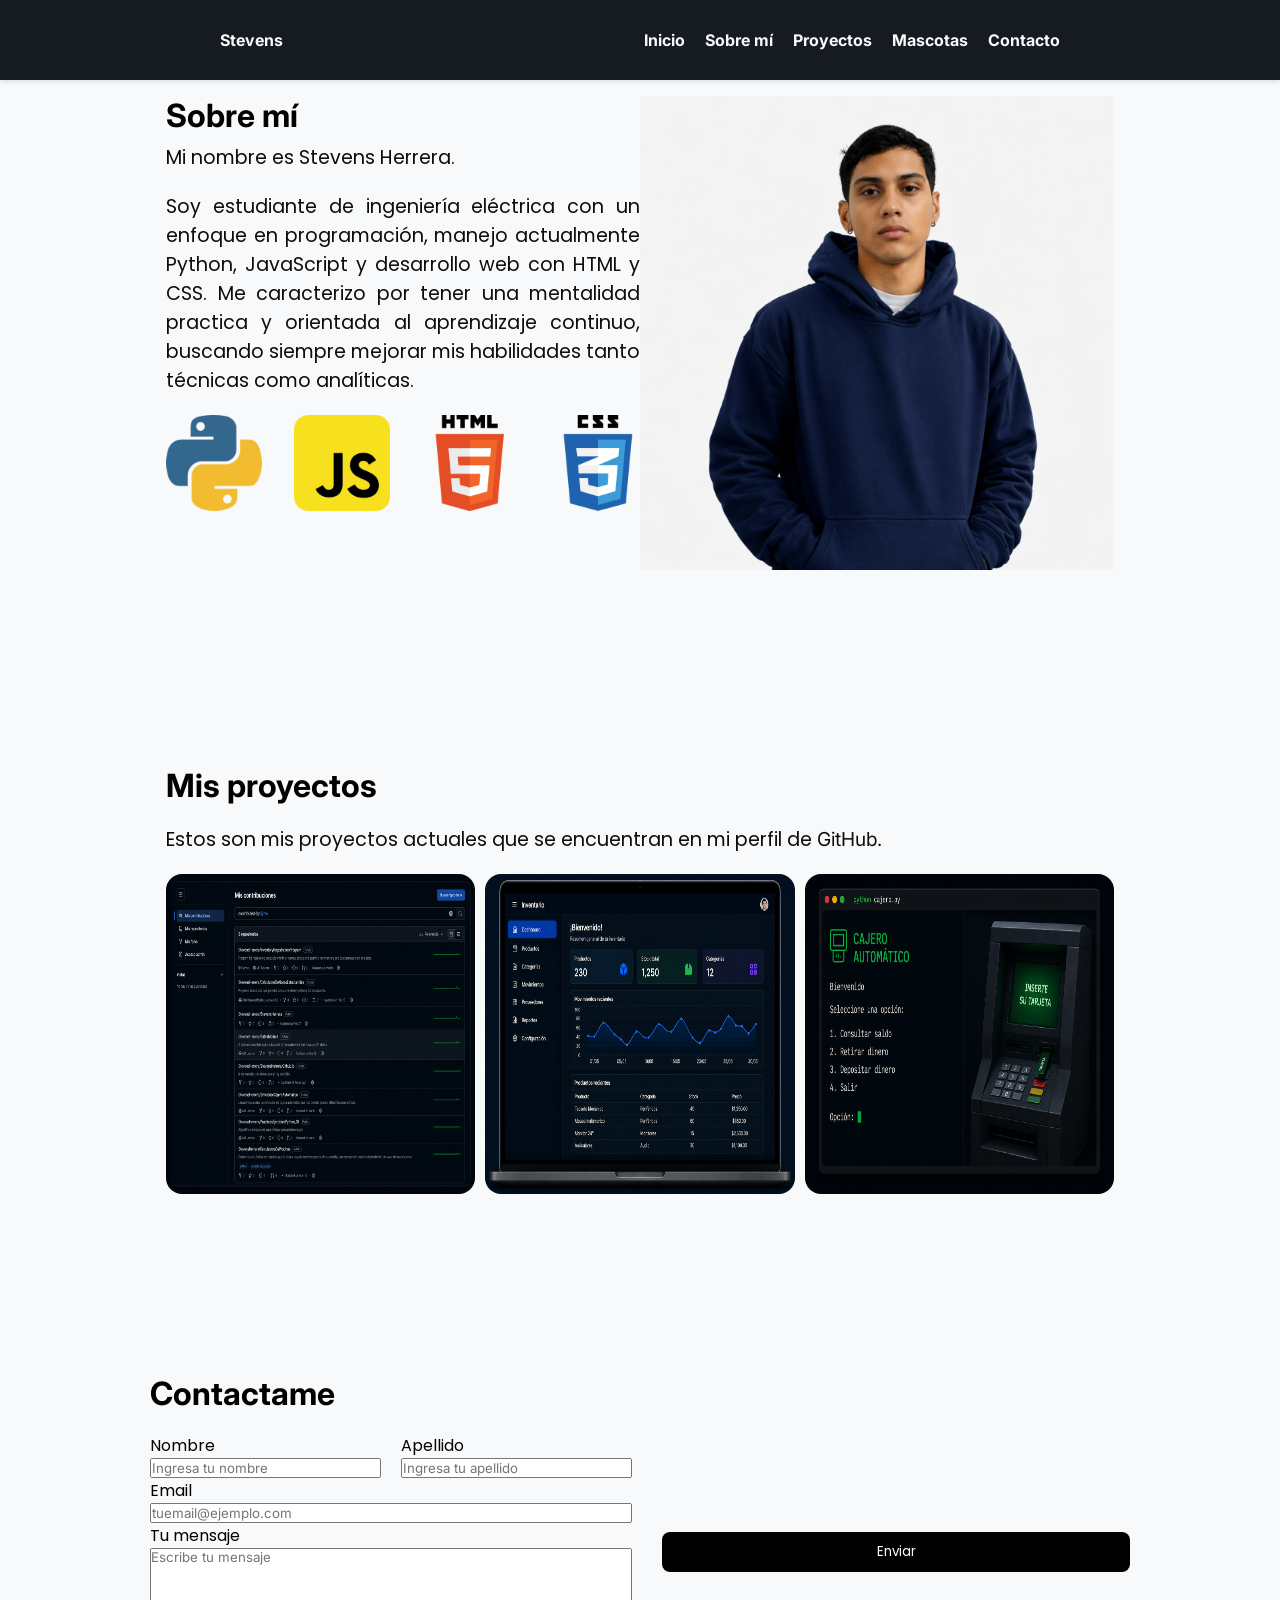
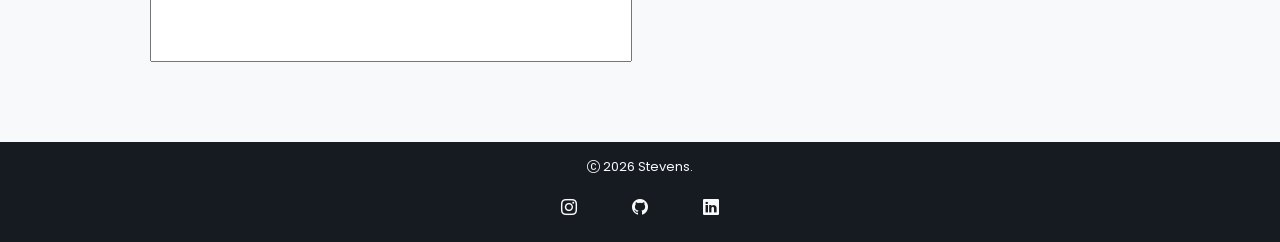
<file: index.html>
<!DOCTYPE html>
<html lang="es">

<head>
    <meta charset="UTF-8">
    <meta name="viewport" content="width=device-width, initial-scale=1.0">
    <title>Stevensherrera</title>
    <link
        href="https://fonts.googleapis.com/css2?family=Inter:ital,opsz,wght@0,14..32,100..900;1,14..32,100..900&display=swap"
        rel="stylesheet">
    <link rel="stylesheet" href="https://cdn.jsdelivr.net/npm/bootstrap-icons@1.13.1/font/bootstrap-icons.min.css">
    <link
        href="https://fonts.googleapis.com/css2?family=Poppins:ital,wght@0,100;0,200;0,300;0,400;0,500;0,600;0,700;0,800;0,900;1,100;1,200;1,300;1,400;1,500;1,600;1,700;1,800;1,900&display=swap"
        rel="stylesheet">
    <link rel="stylesheet" href="/SitioWeb/src/css/styles.css">
</head>

<body>
    <header>
        <a class="" href="/index.html">Stevens</a>
        <button class="hamburger" id="hamburger" aria-label="Abrir menú">
            <span></span>
            <span></span>
            <span></span>
        </button>
        <nav id="main_nav">
            <ul>
                <li><a href="/index.html">Inicio</a></li>
                <li><a href="/index.html#sobre_mi">Sobre mí</a></li>
                <li><a href="/index.html#mis_proyectos">Proyectos</a></li>
                <li><a href="/SitioWeb/src/views/pets.html">Mascotas</a></li>
                <li><a href="/index.html#contact_me">Contacto</a></li>
            </ul>
        </nav>
    </header>
    <main>
        <section class="main_box" id="sobre_mi">
            <div class="main_div">
                <div class="text_area">
                    <h1 class="main_text">Sobre mí</h1>
                    <p>Mi nombre es Stevens Herrera.</p>
                    <p>Soy estudiante de ingeniería eléctrica con un enfoque en programación, manejo actualmente Python,
                        JavaScript y desarrollo web con HTML y CSS. Me caracterizo por tener una mentalidad practica y
                        orientada al aprendizaje continuo, buscando siempre mejorar mis habilidades tanto técnicas como
                        analíticas.</p>
                    <div class="my_languages">
                        <img src="/SitioWeb/public/img/Python.webp" alt="Python Logo">
                        <img src="/SitioWeb/public/img/Javascript.webp" alt="Javascript Logo">
                        <img src="/SitioWeb/public/img/Html.webp" alt="Html Logo">
                        <img src="/SitioWeb/public/img/Css.webp" alt="Css Logo">
                    </div>
                </div>
                <div class="main_img">
                    <img src="SitioWeb/public/img/fotoprincipal.png" alt="Imagen simuelta">
                </div>
            </div>
        </section>
        <section class="my_projects" id="mis_proyectos">
            <h2>Mis proyectos</h2>
            <div>
                <p>Estos son mis proyectos actuales que se encuentran en mi perfil de <a class="my_git"
                        href="https://Github.com/StevensHerrera" target="_blank">GitHub.</a></p>
                <div class="project_div">
                    <div>
                        <img src="/SitioWeb/public/img/repositorio.png" alt="">
                    </div>
                    <div>
                        <img src="/SitioWeb/public/img/repositorio1.png" alt="">
                    </div>
                    <div>
                        <img src="/SitioWeb/public/img/repositorio2.png" alt="prueba">
                    </div>
                </div>
            </div>
            </div>
        </section>
        <section class="contact_box" id="contact_me">
            <h2 class="contact_text">Contactame</h2>
            <form action="" class="form">
                <div class="contact_div">
                    <div class="names">
                        <div class="name_box">
                            <label for="Nombre">Nombre</label>
                            <input type="text" name="Nombre" id="Nombre" placeholder="Ingresa tu nombre">
                        </div>
                        <div class="lastname_box">
                            <label for="Apellido">Apellido</label>
                            <input type="text" name="Apellido" id="Apellido" placeholder="Ingresa tu apellido">
                        </div>
                    </div>
                    <div class="email_box">
                        <label for="Email">Email</label>
                        <input type="email" name="Email" id="Email" placeholder="tuemail@ejemplo.com">
                    </div>
                    <div class="mensaje_box">
                        <label for="Tu mensaje">Tu mensaje</label>
                        <textarea class="area_box" name="Mensaje" id="Mensaje" placeholder="Escribe tu mensaje" rows="7"
                            cols="50"></textarea>
                    </div>
                </div>
                <div class="send_button">
                    <button class="button_send" type="submit">Enviar</button>
                </div>
            </form>
        </section>
    </main>
    <footer>
        <div>
            <div class="copy_area">
                <p class="foot_text"><i class="bi bi-c-circle"></i> 2026 Stevens.</p>
            </div>
            <div>
                <ul>
                    <li><a href="https://instagram.com/2sahh5?igsh=ZHkzYWJqNjlsOWZw" target="_blank"><i
                                class="bi bi-instagram"></i></a></li>
                    <li><a href="https://Github.com/StevensHerrera" target="_blank"><i class="bi bi-github"></i></a>
                    </li>
                    <li><a href="https://www.linkedin.com/in/stevensherrera/" target="_blank"><i
                                class="bi bi-linkedin"></i></a></li>
                </ul>
            </div>
        </div>
    </footer>
    <script src="/SitioWeb/src/js/index.js"></script>
</body>

</html>
</file>
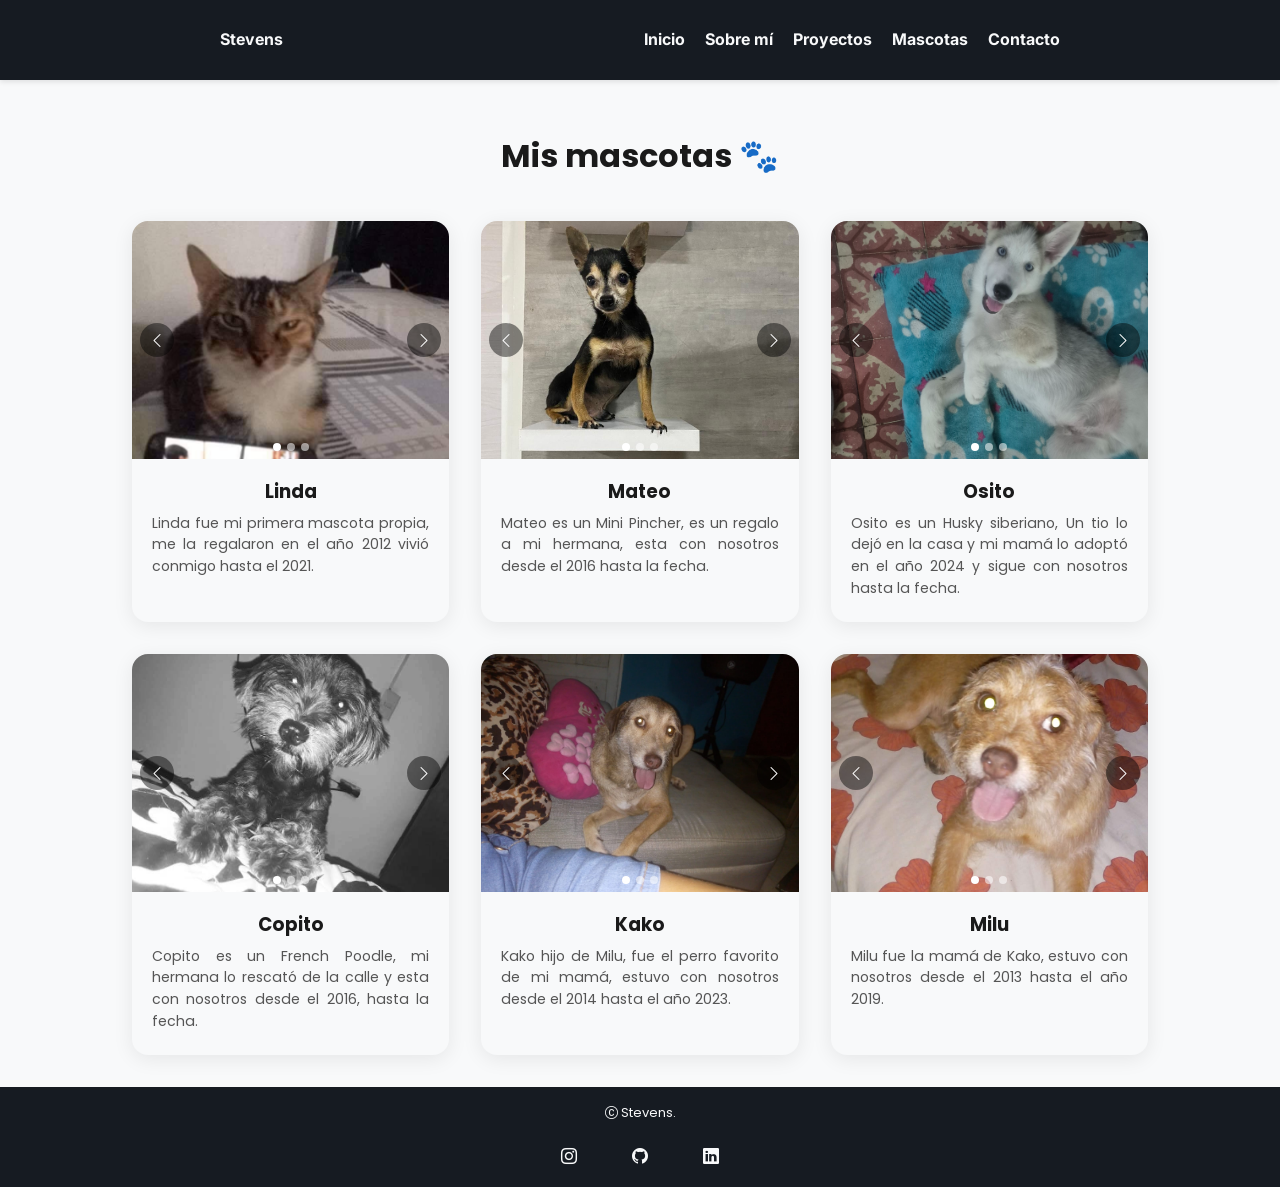
<file: SitioWeb/src/views/pets.html>
<!DOCTYPE html>
<html lang="es">

<head>
    <meta charset="UTF-8">
    <meta name="viewport" content="width=device-width, initial-scale=1.0">
    <title>Stevensherrera</title>
    <link
        href="https://fonts.googleapis.com/css2?family=Inter:ital,opsz,wght@0,14..32,100..900;1,14..32,100..900&display=swap"
        rel="stylesheet">
    <link rel="stylesheet" href="https://cdn.jsdelivr.net/npm/bootstrap-icons@1.13.1/font/bootstrap-icons.min.css">
    <link
        href="https://fonts.googleapis.com/css2?family=Poppins:ital,wght@0,100;0,200;0,300;0,400;0,500;0,600;0,700;0,800;0,900;1,100;1,200;1,300;1,400;1,500;1,600;1,700;1,800;1,900&display=swap"
        rel="stylesheet">
    <link rel="stylesheet" href="/SitioWeb/src/css/styles_pets.min.css">
</head>

<body>
    <header>
        <a class="" href="/index.html">Stevens</a>
        <button class="hamburger" id="hamburger" aria-label="Abrir menú">
            <span></span>
            <span></span>
            <span></span>
        </button>
        <nav id="main_nav">
            <ul>
                <li><a href="/index.html">Inicio</a></li>
                <li><a href="/index.html#sobre_mi">Sobre mí</a></li>
                <li><a href="/index.html#mis_proyectos">Proyectos</a></li>
                <li><a href="/SitioWeb/src/views/pets.html">Mascotas</a></li>
                <li><a href="/index.html#contact_me">Contacto</a></li>
            </ul>
        </nav>
    </header>
    <main>
        <section class="main_box">
            <h1 class="section_title">Mis mascotas 🐾</h1>

            <div class="pets_grid">

                <!-- ── Linda ── -->
                <div class="pet_card">
                    <div class="carousel" data-index="0">
                        <div class="carousel_track">
                            <img src="../../public/img/Linda1.jpg" alt="Linda foto 1">
                            <img src="../../public/img/Linda2.jpg" alt="Linda foto 2">
                            <img src="../../public/img/Linda3.jpg" alt="Linda foto 3">
                        </div>
                        <button class="carousel_btn prev"><i class="bi bi-chevron-left"></i></button>
                        <button class="carousel_btn next"><i class="bi bi-chevron-right"></i></button>
                        <div class="carousel_dots"></div>
                    </div>
                    <div class="pet_info">
                        <h2 class="pet_name">Linda</h2>
                        <p class="pet_desc">Linda fue mi primera mascota propia, me la regalaron en el año 2012 vivió conmigo hasta el 2021.</p>
                    </div>
                </div>

                <!-- ── Mateo ── -->
                <div class="pet_card">
                    <div class="carousel" data-index="0">
                        <div class="carousel_track">
                            <img src="../../public/img/Mateo1.jpg" alt="Mateo foto 1">
                            <img src="../../public/img/Mateo2.jpg" alt="Mateo foto 2">
                            <img src="../../public/img/Mateo3.jpg" alt="Mateo foto 3">
                        </div>
                        <button class="carousel_btn prev"><i class="bi bi-chevron-left"></i></button>
                        <button class="carousel_btn next"><i class="bi bi-chevron-right"></i></button>
                        <div class="carousel_dots"></div>
                    </div>
                    <div class="pet_info">
                        <h2 class="pet_name">Mateo</h2>
                        <p class="pet_desc">Mateo es un Mini Pincher, es un regalo a mi hermana, esta con nosotros desde el 2016 hasta la fecha.</p>
                    </div>
                </div>

                <!-- ── Osito ── -->
                <div class="pet_card">
                    <div class="carousel" data-index="0">
                        <div class="carousel_track">
                            <img src="../../public/img/Osito1.jpg" alt="Osito foto 1">
                            <img src="../../public/img/Osito2.jpg" alt="Osito foto 2">
                            <img src="../../public/img/Osito3.jpg" alt="Osito foto 3">
                        </div>
                        <button class="carousel_btn prev"><i class="bi bi-chevron-left"></i></button>
                        <button class="carousel_btn next"><i class="bi bi-chevron-right"></i></button>
                        <div class="carousel_dots"></div>
                    </div>
                    <div class="pet_info">
                        <h2 class="pet_name">Osito</h2>
                        <p class="pet_desc">Osito es un Husky siberiano, Un tio lo dejó en la casa y mi mamá lo adoptó en el año 2024 y sigue con nosotros hasta la fecha.</p>
                    </div>
                </div>

                <!-- ── Copito ── -->
                <div class="pet_card">
                    <div class="carousel" data-index="0">
                        <div class="carousel_track">
                            <img src="../../public/img/Copito_1.jpg" alt="Osito foto 1">
                            <img src="../../public/img/Copito2.jpg" alt="Osito foto 2">
                            <img src="../../public/img/Copito3.jpg" alt="Osito foto 3">
                        </div>
                        <button class="carousel_btn prev"><i class="bi bi-chevron-left"></i></button>
                        <button class="carousel_btn next"><i class="bi bi-chevron-right"></i></button>
                        <div class="carousel_dots"></div>
                    </div>
                    <div class="pet_info">
                        <h2 class="pet_name">Copito</h2>
                        <p class="pet_desc">Copito es un French Poodle, mi hermana lo rescató de la calle y esta con nosotros desde el 2016, hasta la fecha.</p>
                    </div>
                </div>

                <!-- ── Kako ── -->
                <div class="pet_card">
                    <div class="carousel" data-index="0">
                        <div class="carousel_track">
                            <img src="../../public/img/Kako1.jpg" alt="Kako foto 1">
                            <img src="../../public/img/Kako2.jpg" alt="Kako foto 2">
                            <img src="../../public/img/Kako3.jpg" alt="Kako foto 3">
                        </div>
                        <button class="carousel_btn prev"><i class="bi bi-chevron-left"></i></button>
                        <button class="carousel_btn next"><i class="bi bi-chevron-right"></i></button>
                        <div class="carousel_dots"></div>
                    </div>
                    <div class="pet_info">
                        <h2 class="pet_name">Kako</h2>
                        <p class="pet_desc">Kako hijo de Milu, fue el perro favorito de mi mamá, estuvo con nosotros desde el 2014 hasta el año 2023.</p>
                    </div>
                </div>

                <!-- ── Milu ── -->
                <div class="pet_card">
                    <div class="carousel" data-index="0">
                        <div class="carousel_track">
                            <img src="../../public/img/Milu1.jpg" alt="Milu foto 1">
                            <img src="../../public/img/Milu2.jpg" alt="Milu foto 2">
                            <img src="../../public/img/Milu3.jpg" alt="Milu foto 3">
                        </div>
                        <button class="carousel_btn prev"><i class="bi bi-chevron-left"></i></button>
                        <button class="carousel_btn next"><i class="bi bi-chevron-right"></i></button>
                        <div class="carousel_dots"></div>
                    </div>
                    <div class="pet_info">
                        <h2 class="pet_name">Milu</h2>
                        <p class="pet_desc">Milu fue la mamá de Kako, estuvo con nosotros desde el 2013 hasta el año 2019.</p>
                    </div>
                </div>

            </div>
        </section>
    </main>
    <footer>
        <div>
            <div class="copy_area">
                <p class="foot_text"><i class="bi bi-c-circle"></i> Stevens.</p>
            </div>
            <div>
                <ul>
                    <li><a href="https://instagram.com/2sahh5?igsh=ZHkzYWJqNjlsOWZw" target="_blank"><i
                                class="bi bi-instagram"></i></a></li>
                    <li><a href="https://Github.com/StevensHerrera" target="_blank"><i class="bi bi-github"></i></a>
                    </li>
                    <li><a href="https://www.linkedin.com/in/stevensherrera/" target="_blank"><i
                                class="bi bi-linkedin"></i></a></li>
                </ul>
            </div>
        </div>
    </footer>
    <script src="../js/pets.js"></script>
</body>

</html>
</file>
<file: SitioWeb/src/css/styles.css>
@import url(header.css);
@import url(main.css);
@import url(footer.css);
* {margin: 0;padding: 0;box-sizing: border-box;font-family: 'Inter', sans-serif;}
html {scroll-behavior:smooth;}
body {background-color: #F8F9FA;height: 100%;}

/*── Responsive ── */

@media (max-width: 1024px) {
    .my_languages{display: flex; flex-direction: row; width: 100%; justify-content: space-between;}
    .project_div { grid-template-columns: repeat(2, 1fr); }
    .project_div img {width: 100%;}
    .contact_box{  grid-template-columns: repeat(1, 1fr); }
    .pets_grid { grid-template-columns: repeat(2, 1fr); }
    .main_box { height: 100%; padding: 3rm;}
    .names{display: flex;flex-direction: column;gap: 0;}
    .name_box{width: 100%;}
    .lastname_box{width: 100%;}
    .send_button{padding-left: 0;}
    main{width: 100%;}
    #mis_proyectos{width: 100%;display: flex;flex-direction: column;}
    .form{display: 100%;flex-direction: column;width: 100%;}
    .names{  grid-template-columns: repeat(1, 1fr); }
    header {padding: 20px 30px;}
    .hamburger {display: flex;}
    header nav {display: none;position: absolute;top: 80px;left: 0;width: 100%;background-color: #161B22;box-shadow: 0 4px 10px rgba(0,0,0,0.3);}
    header nav.nav_open {display: block;}
    header ul {flex-direction: column;gap: 0;padding: 0.5rem 0;}
    header ul li a {display: block;padding: 0.85rem 2rem;border-bottom: 1px solid rgba(255,255,255,0.06);}
    .main_div{display: flex;flex-direction: column;}
    .text_area{width: 100%;height: 50%;}
    .main_img{width: 100%;height: 50%;}
    footer{width: 100%;}

}

@media (max-width: 768px) {
    .contact_box{padding: 1rem;}
    .my_projects{padding: 2rem;}
    .my_languages{display: grid; grid-template-columns: repeat(2, 1fr);justify-content: space-between;align-content: center;}
    .project_div { grid-template-columns: repeat(1, 1fr); }
    .project_div img {width: 100%;}
    .pets_grid { grid-template-columns: 1fr;}
    .contact_box{  grid-template-columns: repeat(1, 1fr); }
    main{width: 100%;}
    .main_box{ height: 100%;padding: 1rem;}
    .text_area{padding-top: 4rem;padding-bottom: 4rem;}
    #mis_proyectos{width: 100%;display: flex;flex-direction: column;}
    .form{display: 100%;flex-direction: column;width: 100%;}
    .main_img img{width: 100%;}
    header {padding: 20px 30px;}
    .hamburger {display: flex;}
    header nav {display: none;position: absolute;top: 80px;left: 0;width: 100%;background-color: #161B22;box-shadow: 0 4px 10px rgba(0,0,0,0.3);}
    header nav.nav_open {display: block;}
    header ul {flex-direction: column;gap: 0;padding: 0.5rem 0;}
    header ul li a {display: block;padding: 0.85rem 2rem;border-bottom: 1px solid rgba(255,255,255,0.06);}
    .main_div{display: flex;flex-direction: column;}
    .text_area{width: 100%;height: 50%;}
    .main_img{width: 100%;height: 50%;}
    footer{width: 100%;}
}
</file>
<file: SitioWeb/src/css/styles_pets.min.css>
*{margin:0;padding:0;box-sizing:border-box;font-family:'Inter',sans-serif;}html{scroll-behavior:smooth;}body{background-color:#F8F9FA;color:var(--dark);line-height:1.6;height:100%;}header{width:100%;height:80px;background-color:#161B22;display:flex;flex-direction:row;box-shadow:0 2px 5px rgba(0,0,0,0.1);position:fixed;z-index:1000;justify-content:space-between;padding:20px 220px;align-items:center;}header ul{display:flex;gap:20px;justify-content:space-around;list-style-type:none;}header a{text-decoration:none;color:#F8F9FA;font-weight:700;}header a:hover{color:#433b47;}main{padding-top:90px;width:100%;margin:0 auto;display:flex;flex-direction:column;align-items:center;}.main_box{height:100%;}.main_div{display:grid;}.main_text{align-content:center;text-align:right;}h1{font-size:2rem;margin-bottom:8px;}div{text-align:center;}p{margin:0 auto;font-size:1.2rem;color:#0e0d0d;margin-bottom:20px;font-family:'Poppins',sans-serif;text-align:start;text-align:justify;}.pets_grid{display:grid;grid-template-columns:repeat(3,1fr);gap:2rem;padding:2rem;width:90%;max-width:1200px;margin:0 auto;}.pet_card{background:#F8F9FA;border-radius:16px;box-shadow:0 4px 20px rgba(0,0,0,0.08);overflow:hidden;display:flex;flex-direction:column;transition:transform 0.3s ease,box-shadow 0.3s ease;}.pet_card:hover{transform:translateY(-6px);box-shadow:0 10px 30px rgba(0,0,0,0.14);}.carousel{position:relative;overflow:hidden;aspect-ratio:4/3;background:#f0f0f0;}.carousel_track{display:flex;height:100%;transition:transform 0.4s ease;}.carousel_track img{min-width:100%;height:100%;object-fit:cover;flex-shrink:0;}.carousel_btn{position:absolute;top:50%;transform:translateY(-50%);background:rgba(0,0,0,0.45);color:#fff;border:none;border-radius:50%;width:34px;height:34px;cursor:pointer;font-size:1rem;display:flex;align-items:center;justify-content:center;z-index:10;transition:background 0.2s;}.carousel_btn:hover{background:rgba(0,0,0,0.7);}.carousel_btn.prev{left:8px;}.carousel_btn.next{right:8px;}.carousel_dots{position:absolute;bottom:8px;left:50%;transform:translateX(-50%);display:flex;gap:6px;}.dot{width:8px;height:8px;border-radius:50%;background:rgba(255,255,255,0.55);cursor:pointer;transition:background 0.2s;}.dot.active{background:#fff;}.pet_info{padding:1.1rem 1.25rem 1.4rem;flex:1;display:flex;flex-direction:column;gap:0.4rem;}.pet_name{font-family:'Poppins',sans-serif;font-weight:700;font-size:1.15rem;margin:0;color:#1a1a1a;}.pet_desc{font-family:'Poppins',sans-serif;font-size:0.88rem;color:#555;line-height:1.55;margin:0;}.section_title{text-align:center;font-family:'Poppins',sans-serif;font-size:2rem;font-weight:700;margin:2.5rem 0 0.5rem;color:#1a1a1a;}footer{background-color:#161B22;box-shadow:0 4px 6px rgba(108,96,96,0.05);max-width:100%;height:100px;}.copy_area{display:flex;flex-direction:row;margin:0 auto;align-items:center;justify-content:center;gap:0px;}footer p{font-size:small;color:#F8F9FA;margin:0;text-align:center;margin-top:15px;margin-bottom:20px;}footer a{color:#F8F9FA;}footer a:hover{color:#433b47;}footer ul{display:flex;gap:55px;justify-content:center;list-style-type:none;font-family:'Poppins',sans-serif;}footer{background-color:#161B22;box-shadow:0 4px 6px rgba(108,96,96,0.05);max-width:100%;height:100px;}.copy_area{display:flex;flex-direction:row;margin:0 auto;align-items:center;justify-content:center;gap:0px;}footer p{font-size:small;color:#F8F9FA;margin:0;text-align:center;margin-top:15px;margin-bottom:20px;}footer a{color:#F8F9FA;}footer a:hover{color:#433b47;}footer ul{display:flex;gap:55px;justify-content:center;list-style-type:none;font-family:'Poppins',sans-serif;}.hamburger{display:none;flex-direction:column;gap:5px;background:none;border:none;cursor:pointer;padding:4px;}.hamburger span{display:block;width:25px;height:2px;background:#F8F9FA;border-radius:2px;}@media (max-width:1024px){.pets_grid{grid-template-columns:repeat(2,1fr);}.main_box{height:100%;}header{padding:37px 30px;}.hamburger{display:flex;}header nav{display:none;position:absolute;top:100%;left:0;width:100%;background-color:#161B22;box-shadow:0 4px 10px rgba(0,0,0,0.3);}header nav.nav_open{display:block;}header ul{flex-direction:column;gap:0;padding:0.5rem 0;}header ul li a{display:block;padding:0.85rem 2rem;border-bottom:1px solid rgba(255,255,255,0.06);}}@media (max-width:768px){.pets_grid{grid-template-columns:1fr;}main{width:100%;}.main_box{height:100%;}header{padding:37px 30px;}.hamburger{display:flex;}header nav{display:none;position:absolute;top:100%;left:0;width:100%;background-color:#161B22;box-shadow:0 4px 10px rgba(0,0,0,0.3);}header nav.nav_open{display:block;}header ul{flex-direction:column;gap:0;padding:0.5rem 0;}header ul li a{display:block;padding:0.85rem 2rem;border-bottom:1px solid rgba(255,255,255,0.06);}}
</file>
